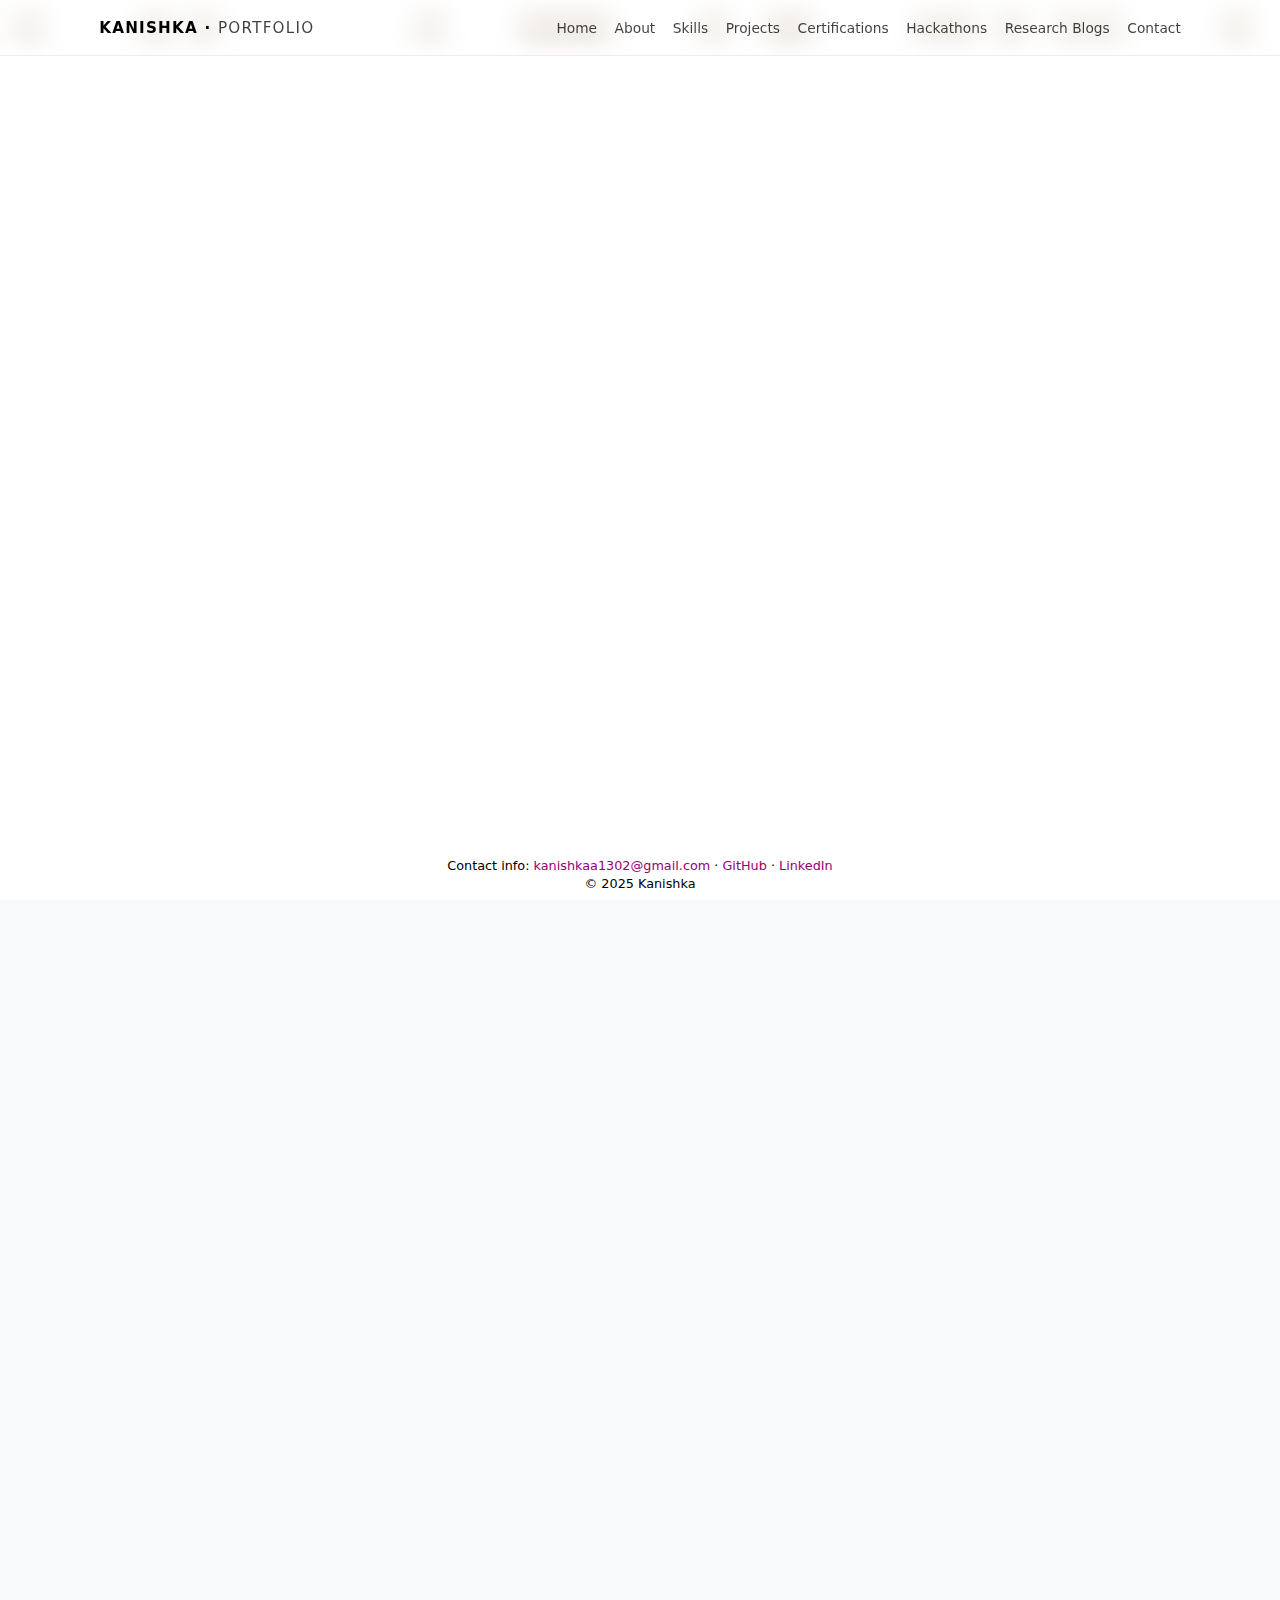
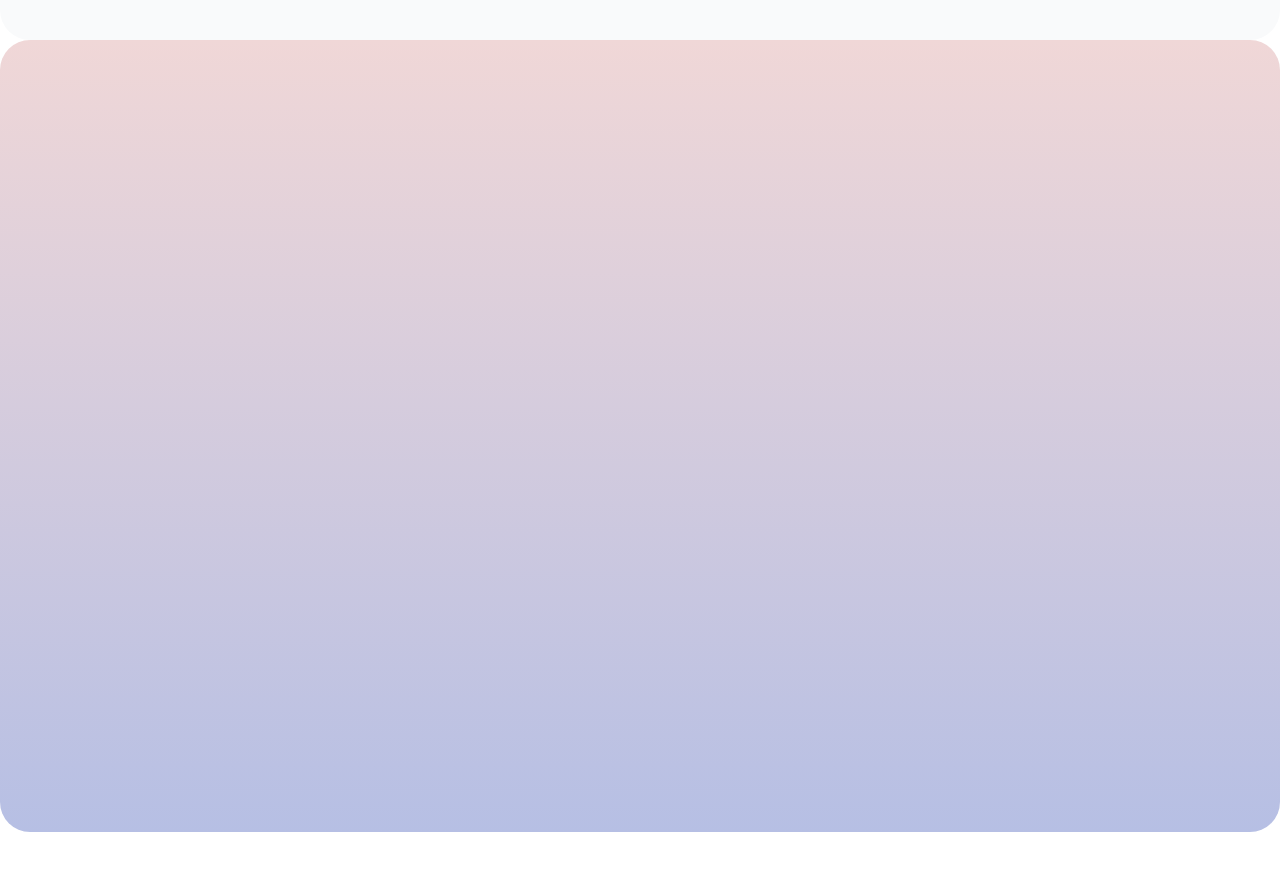
<file: index.html>
<!DOCTYPE html>
<html lang="en">
<head>
  <meta charset="UTF-8" />
  <meta name="viewport" content="width=device-width, initial-scale=1.0" />
  <title>Kanishka · Portfolio</title>
  <link rel="stylesheet" href="styles.css" />
</head>
<body>
  <!-- Header / Dashboard (fixed) -->
  <header class="header">
    <div class="nav-container">
      <div class="nav-logo">Kanishka · <span>Portfolio</span></div>
      <button class="nav-toggle" id="navToggle">☰</button>
      <nav class="nav-links" id="navLinks">
        <a href="#hero">Home</a>
        <a href="#about">About</a>
        <a href="#skills">Skills</a>
        <!-- other pages -->
        <a href="projects.html">Projects</a>
        <a href="certifications.html">Certifications</a>
        <a href="hackathons.html">Hackathons</a>
        <a href="researhBlogs.html">Research Blogs</a>
        <a href="contact.html">Contact</a>
      </nav>
    </div>
  </header>
  <div class="butterfly-layer" id="butterflyLayer"></div>


  <main>
    <!-- PAGE 1: HERO (drops down, then disappears on scroll) -->
    <section id="hero" class="page-section hero-section">
      <div class="hero-inner">
        <div class="hero-left">
          <h1 class="hero-name">Kanishka S</h1>
          <p class="hero-role">Computer Science Student</p>
          <h2 class="hero-tagline">
            Building Machine Learning for real-world impact.
          </h2>
          <button class="btn-primary" onclick="document.querySelector('#about').scrollIntoView({behavior:'smooth'})">
            About Me
          </button>

          <div class="hero-buttons">
            <a href="KANISHKAS_RESUMEsem5.pdf" class="btn-secondary" download>Resume Download</a>
            <a href="projects.html" class="btn-secondary">Projects</a>
          </div>
        </div>

        <div class="hero-right">
          <div class="hero-photo-wrapper">
            <!-- change to your real image file -->
            <img src="kani2.jpeg" alt="Kanishka" />
          </div>
        </div>
      </div>
    </section>

    <!-- PAGE 2: ABOUT -->
     <section id="about" class="page-section text-section">
  <div class="section-inner">
    <div class="section-label">About</div>
    <h2 class="section-title">Who I am</h2>

    <p>
      Hi, I'm Kanishka, a Computer Science Engineering student interested in Machine Learning and Full-Stack development. I enjoy learning by doing—whether it's trying out new ML concepts, building small applications, or understanding how things work behind the scenes.
    </p>

    <p>
      I'm currently studying core CS, ML and deep learning fundamentals, along with tools and technologies that help me build practical projects. My main interest areas include Machine Learning, Computer Vision, geospatial and time-series data, optimisation, and applying technology to solve useful real-world problems.
    </p> 

    <p>
      Right now, I'm focused on improving my technical skills and building projects that help me grow step by step. My goal is to eventually work on meaningful technology that creates impact and allows me to keep learning, exploring and developing as an engineer.
    </p>

  </div>
</section>


    <!-- PAGE 3: SKILLS + MAIN PROJECTS (same animation pattern) -->
    <!-- PAGE 3: SKILLS (full skills page) -->
  <section id="skills" class="page-section text-section">
  <div class="section-inner section-inner-skills">
    <div class="section-label">Skills & Work</div>
    <h2 class="section-title">Skills</h2>

    <div class="skills-grid-3">
      <!-- Technical -->
      <div class="skill-card">
        <h3>Technical</h3>
        <ul>
  <li>Python, C, C++, Java, MATLAB, JavaScript, Haskell</li>
  <li>HTML &amp; CSS</li>
  <li>MySQL</li>
  <li>Google Colab, VS Code, TinkerCAD, Dev++, Code::Blocks, Git &amp; GitHub</li>
  <li>Exploratory Data Analysis, Model Building, Clustering, Predictive Modelling, Performance Evaluation</li>
</ul>

      </div>

      <!-- Concepts / CS -->
      <div class="skill-card">
        <h3>Concepts / CS</h3>
        <ul>
          <li>Algorithms &amp; DSA</li>
          <li>Operating Systems</li>
          <li>Networks (basics)</li>
          <li>Object-Oriented Programming</li>
        </ul>
      </div>

      <!-- Non-Technical -->
      <div class="skill-card">
        <h3>Non-Technical</h3>
        <ul>
          <li>Problem Solving</li>
          <li>Adaptability</li>
          <li>Teamwork</li>
          <li>Self-Learning</li>
          <li>Documentation</li>
        </ul>
      </div>
    </div>
  </div>
</section>



  </main>

  <!-- Footer (fixed) -->
  <footer id="contact" class="footer">
    <p>
    Contact info:
    <a href="mailto:kanishkaa1302@gmail.com">kanishkaa1302@gmail.com</a> ·
    <a href="https://github.com/kanishka1259" target="_blank">GitHub</a> ·
    <a href="https://www.linkedin.com/in/kanishka-senthilkumar-22b512291" target="_blank">LinkedIn</a>
    </p>
    <p>© 2025 Kanishka</p>
  </footer>

  <script src="script.js"></script>
</body>

</html>
</file>
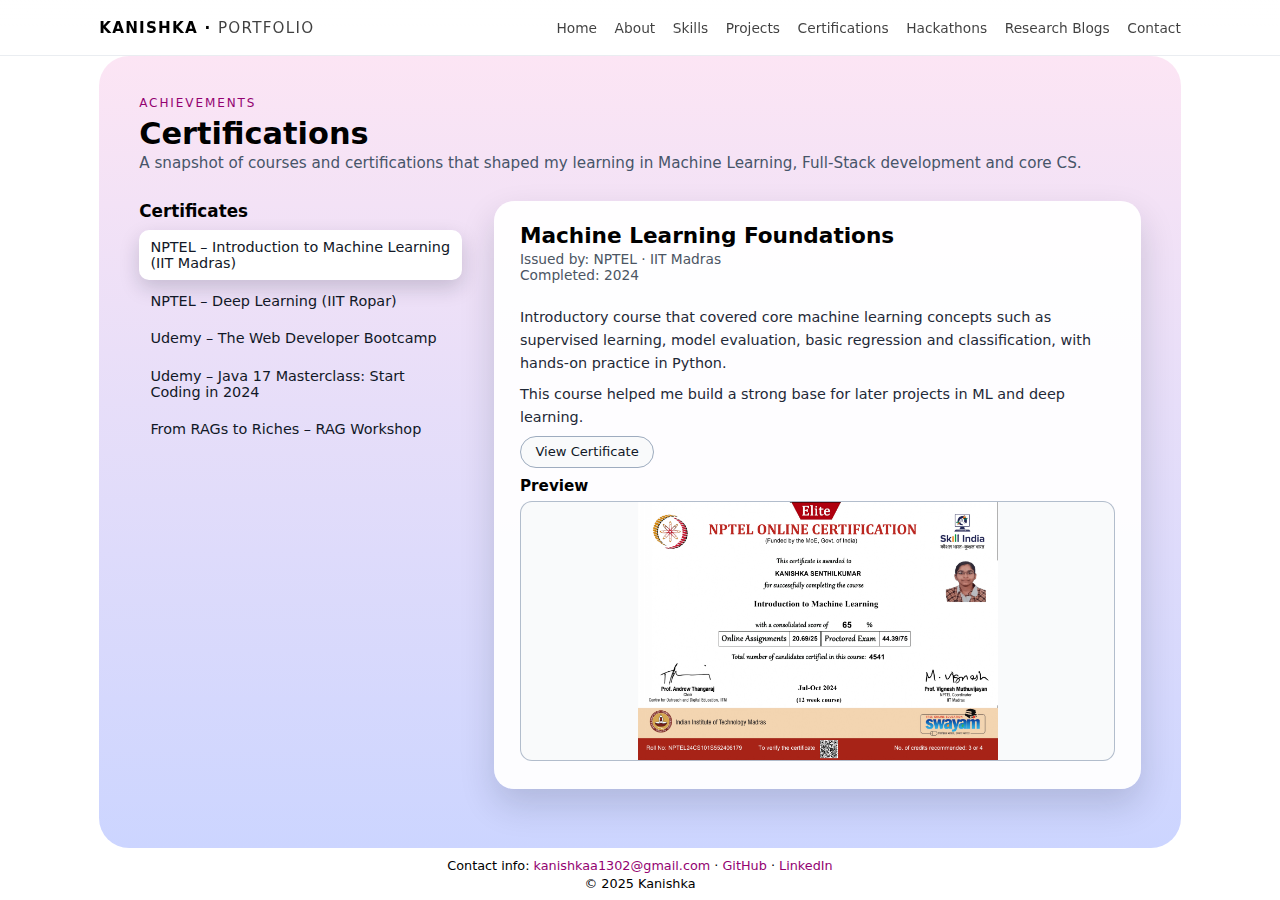
<file: certifications.html>
<!DOCTYPE html>
<html lang="en">
<head>
  <meta charset="UTF-8" />
  <meta name="viewport" content="width=device-width, initial-scale=1.0" />
  <title>Kanishka · Certifications</title>

  <link rel="stylesheet" href="styles.css" />
  <link rel="stylesheet" href="certifications.css" />
</head>
<body>

  <!-- HEADER (same as other pages) -->
  <header class="header">
    <div class="nav-container">
      <div class="nav-logo">KANISHKA · <span>PORTFOLIO</span></div>

      <button class="nav-toggle" id="navToggle">☰</button>

      <nav class="nav-links" id="navLinks">
        <a href="index.html">Home</a>
        <a href="index.html#about">About</a>
        <a href="index.html#skills">Skills</a>
        <a href="projects.html">Projects</a>
        <a href="certifications.html">Certifications</a>
        <a href="hackathons.html">Hackathons</a>
        <a href="researhBlogs.html">Research Blogs</a>
        <a href="contact.html">Contact</a>
      </nav>
    </div>
  </header>

  <!-- MAIN CONTENT -->
  <main class="cert-main">
    <section id="certifications" class="cert-section">
      <div class="cert-header">
        <div class="section-label">Achievements</div>
        <h1 class="cert-title">Certifications</h1>
        <p class="cert-sub">
          A snapshot of courses and certifications that shaped my learning in
          Machine Learning, Full-Stack development and core CS.
        </p>
      </div>

      <div class="cert-layout">
        <!-- LEFT: list -->
        <aside class="cert-list">
          <h3>Certificates</h3>
          <ul>
  <li class="cert-item active" data-key="nptel-ml">
    NPTEL – Introduction to Machine Learning (IIT Madras)
  </li>
  <li class="cert-item" data-key="nptel-dl">
    NPTEL – Deep Learning (IIT Ropar)
  </li>
  <li class="cert-item" data-key="udemy-web">
    Udemy – The Web Developer Bootcamp
  </li>
  <li class="cert-item" data-key="udemy-java">
    Udemy – Java 17 Masterclass: Start Coding in 2024
  </li>
  <li class="cert-item" data-key="rags">
    From RAGs to Riches – RAG Workshop
  </li>
</ul>

        </aside>

        <!-- RIGHT: detail -->
        <article class="cert-detail">
          <h2 id="cert-title">Machine Learning Foundations</h2>
          <p id="cert-issuer" class="cert-issuer">
            Issued by: <span>NPTEL · IIT Madras</span>
          </p>
          <p id="cert-date" class="cert-date">
            Completed: <span>2024</span>
          </p>

          <div id="cert-tags" class="cert-tags">
            <!-- filled by JS -->
          </div>

          <p id="cert-description" class="cert-description">
            Introductory course that covered core machine learning concepts such as
            supervised learning, model evaluation, basic regression and
            classification, with hands-on practice in Python.
          </p>

          <p id="cert-notes" class="cert-notes">
            This course helped me build a strong base for later projects in ML
            and deep learning.
          </p>

          <div class="cert-links">
            <a id="cert-view-link" href="#" target="_blank">View Certificate</a>
          </div>

          <div class="cert-preview-wrapper">
            <h3>Preview</h3>
            <!-- you can swap this img for embedded pdf if you want later -->
            <img id="cert-preview" src="certs\NPTEL_ML.jpg" alt="Certificate preview" />
          </div>
        </article>
      </div>
    </section>
  </main>

  <!-- FOOTER (same as other pages) -->
  <footer id="contact" class="footer">
    <p>
    Contact info:
    <a href="mailto:kanishkaa1302@gmail.com">kanishkaa1302@gmail.com</a> ·
    <a href="https://github.com/kanishka1259" target="_blank">GitHub</a> ·
    <a href="https://www.linkedin.com/in/kanishka-senthilkumar-22b512291" target="_blank">LinkedIn</a>
    </p>
    <p>© 2025 Kanishka</p>
  </footer>

  <script src="certifications.js"></script>
</body>
</html>
</file>
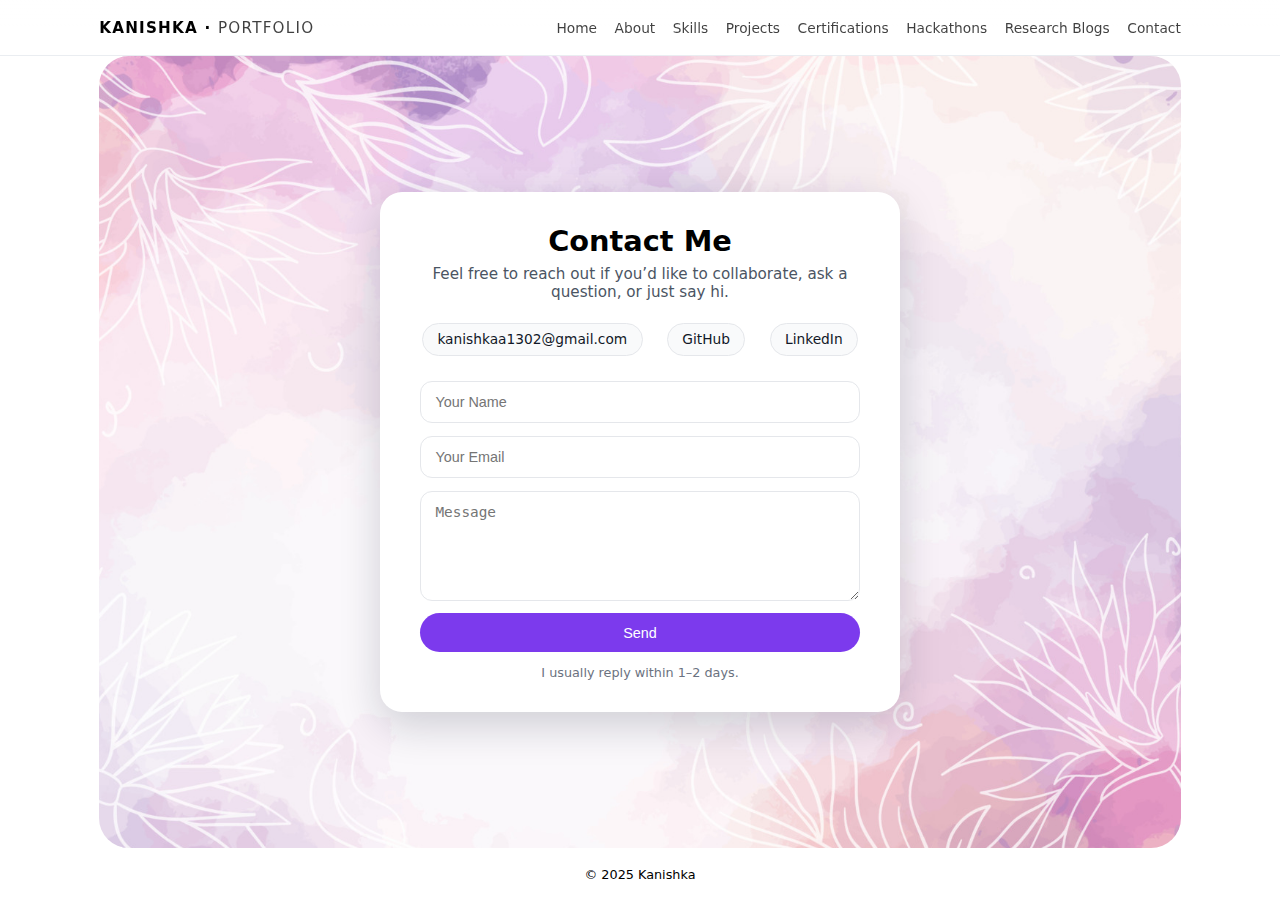
<file: contact.html>
<!DOCTYPE html>
<html lang="en">
<head>
  <meta charset="UTF-8" />
  <meta name="viewport" content="width=device-width, initial-scale=1.0" />
  <title>Kanishka · Contact</title>

  <link rel="stylesheet" href="styles.css" />
  <link rel="stylesheet" href="contact.css" />
</head>
<body>
  <!-- HEADER (same on all pages) -->
  <header class="header">
    <div class="nav-container">
      <div class="nav-logo">KANISHKA · <span>PORTFOLIO</span></div>

      <button class="nav-toggle" id="navToggle">☰</button>

      <nav class="nav-links" id="navLinks">
        <a href="home.html">Home</a>
        <a href="home.html#about">About</a>
        <a href="home.html#skills">Skills</a>
        <a href="projects.html">Projects</a>
        <a href="certifications.html">Certifications</a>
        <a href="hackathons.html">Hackathons</a>
        <!-- 🔴 IMPORTANT: make this href EXACTLY the same
             as the page where it already works (blogs.html or researchBlogs.html) -->
        <a href="researhBlogs.html">Research Blogs</a>
        <a href="contact.html">Contact</a>
      </nav>
    </div>
  </header>

  <!-- MAIN -->
  <main class="contact-main">
    <section class="contact-section">
      <div class="contact-card">
        <h1>Contact Me</h1>
        <p class="contact-text">
          Feel free to reach out if you’d like to collaborate, ask a question,
          or just say hi.
        </p>

        <div class="contact-chip-row">
          <a href="mailto:kanishkaa1302@gmail.com">kanishkaa1302@gmail.com</a> ·
          <a href="https://github.com/kanishka1259" target="_blank">GitHub</a> ·
          <a href="https://www.linkedin.com/in/kanishka-senthilkumar-22b512291" target="_blank">LinkedIn</a>
        </div>

        <form class="contact-form">
          <input type="text" placeholder="Your Name" required />
          <input type="email" placeholder="Your Email" required />
          <textarea placeholder="Message" rows="4"></textarea>
          <button type="submit">Send</button>
        </form>

        <p class="contact-note">I usually reply within 1–2 days.</p>
      </div>
    </section>
  </main>

  <!-- FOOTER -->
  <footer class="footer">
    <p>© 2025 Kanishka</p>
  </footer>

  <script src="contact.js"></script>
</body>
</html>
</file>
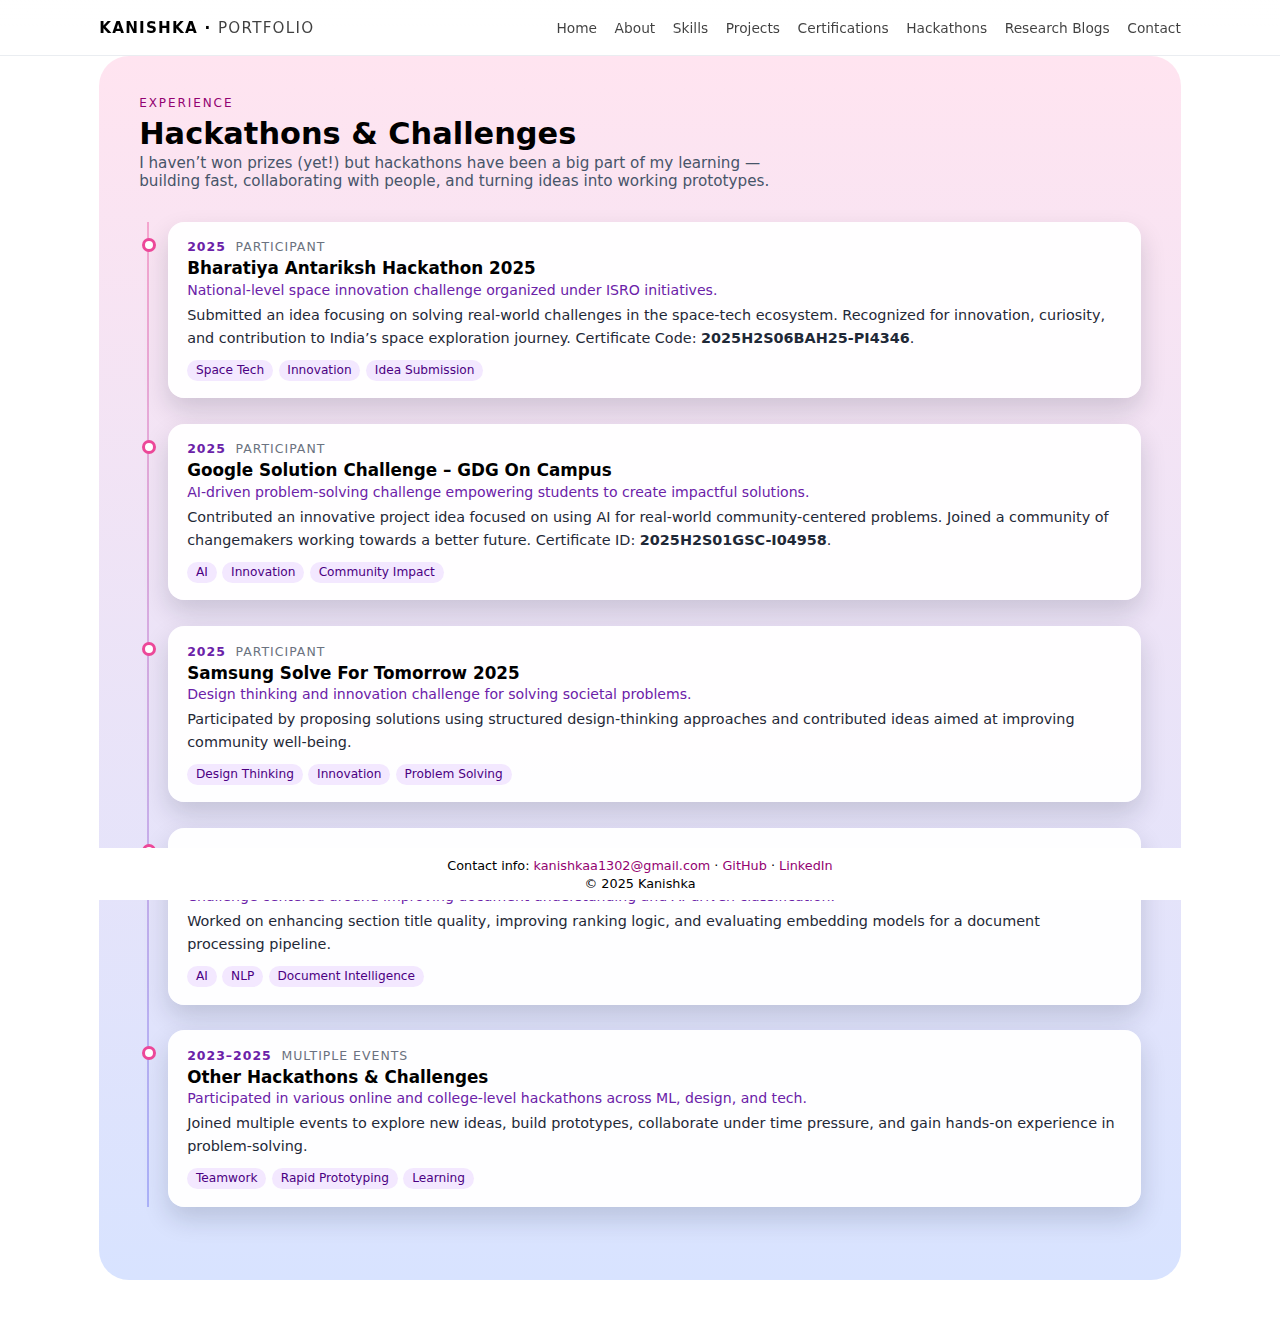
<file: hackathons.html>
<!DOCTYPE html>
<html lang="en">
<head>
  <meta charset="UTF-8" />
  <meta name="viewport" content="width=device-width, initial-scale=1.0" />
  <title>Kanishka · Hackathons</title>

  <link rel="stylesheet" href="styles.css" />
  <link rel="stylesheet" href="hackathons.css" />
</head>
<body>

  <!-- HEADER -->
  <header class="header">
    <div class="nav-container">
      <div class="nav-logo">KANISHKA · <span>PORTFOLIO</span></div>

      <button class="nav-toggle" id="navToggle">☰</button>

      <nav class="nav-links" id="navLinks">
        <a href="index.html">Home</a>
        <a href="index.html#about">About</a>
        <a href="index.html#skills">Skills</a>
        <a href="projects.html">Projects</a>
        <a href="certifications.html">Certifications</a>
        <a href="hackathons.html">Hackathons</a>
        <a href="researhBlogs.html">Research Blogs</a>
        <a href="contact.html">Contact</a>
      </nav>
    </div>
  </header>

  <!-- MAIN -->
  <main class="hack-main">
    <section id="hackathons" class="hack-section">
      <div class="hack-header">
        <div class="section-label">Experience</div>
        <h1 class="hack-title">Hackathons & Challenges</h1>
        <p class="hack-sub">
          I haven’t won prizes (yet!) but hackathons have been a big part of my learning —
          building fast, collaborating with people, and turning ideas into working prototypes.
        </p>
      </div>

      <!-- Timeline -->
      <div class="hack-timeline">

        <!-- Bharatiya Antariksh Hackathon -->
<div class="hack-item">
  <div class="hack-marker"></div>
  <div class="hack-card">
    <div class="hack-meta">
      <span class="hack-year">2025</span>
      <span class="hack-role">Participant</span>
    </div>
    <h3 class="hack-name">Bharatiya Antariksh Hackathon 2025</h3>
    <p class="hack-theme">
      National-level space innovation challenge organized under ISRO initiatives.
    </p>
    <p class="hack-desc">
      Submitted an idea focusing on solving real-world challenges in the space-tech ecosystem.
      Recognized for innovation, curiosity, and contribution to India’s space exploration journey.
      Certificate Code: <strong>2025H2S06BAH25-PI4346</strong>.
    </p>
    <div class="hack-tags">
      <span>Space Tech</span>
      <span>Innovation</span>
      <span>Idea Submission</span>
    </div>
  </div>
</div>

<!-- Google Solution Challenge (GDG on Campus) -->
<div class="hack-item">
  <div class="hack-marker"></div>
  <div class="hack-card">
    <div class="hack-meta">
      <span class="hack-year">2025</span>
      <span class="hack-role">Participant</span>
    </div>
    <h3 class="hack-name">Google Solution Challenge – GDG On Campus</h3>
    <p class="hack-theme">
      AI-driven problem-solving challenge empowering students to create impactful solutions.
    </p>
    <p class="hack-desc">
      Contributed an innovative project idea focused on using AI for real-world community-centered problems.
      Joined a community of changemakers working towards a better future.
      Certificate ID: <strong>2025H2S01GSC-I04958</strong>.
    </p>
    <div class="hack-tags">
      <span>AI</span>
      <span>Innovation</span>
      <span>Community Impact</span>
    </div>
  </div>
</div>

<!-- Samsung Solve For Tomorrow -->
<div class="hack-item">
  <div class="hack-marker"></div>
  <div class="hack-card">
    <div class="hack-meta">
      <span class="hack-year">2025</span>
      <span class="hack-role">Participant</span>
    </div>
    <h3 class="hack-name">Samsung Solve For Tomorrow 2025</h3>
    <p class="hack-theme">
      Design thinking and innovation challenge for solving societal problems.
    </p>
    <p class="hack-desc">
      Participated by proposing solutions using structured design-thinking approaches
      and contributed ideas aimed at improving community well-being.
    </p>
    <div class="hack-tags">
      <span>Design Thinking</span>
      <span>Innovation</span>
      <span>Problem Solving</span>
    </div>
  </div>
</div>

<!-- Adobe India Hackathon – Document Intelligence -->
<div class="hack-item">
  <div class="hack-marker"></div>
  <div class="hack-card">
    <div class="hack-meta">
      <span class="hack-year">2025</span>
      <span class="hack-role">Participant</span>
    </div>
    <h3 class="hack-name">Adobe India Hackathon – Document Intelligence</h3>
    <p class="hack-theme">
      Challenge centered around improving document understanding and AI-driven classification.
    </p>
    <p class="hack-desc">
      Worked on enhancing section title quality, improving ranking logic, 
      and evaluating embedding models for a document processing pipeline.
    </p>
    <div class="hack-tags">
      <span>AI</span>
      <span>NLP</span>
      <span>Document Intelligence</span>
    </div>
  </div>
</div>

<!-- General Hackathon Participation -->
<div class="hack-item">
  <div class="hack-marker"></div>
  <div class="hack-card">
    <div class="hack-meta">
      <span class="hack-year">2023–2025</span>
      <span class="hack-role">Multiple Events</span>
    </div>
    <h3 class="hack-name">Other Hackathons & Challenges</h3>
    <p class="hack-theme">
      Participated in various online and college-level hackathons across ML, design, and tech.
    </p>
    <p class="hack-desc">
      Joined multiple events to explore new ideas, build prototypes, collaborate under time pressure, 
      and gain hands-on experience in problem-solving.
    </p>
    <div class="hack-tags">
      <span>Teamwork</span>
      <span>Rapid Prototyping</span>
      <span>Learning</span>
    </div>
  </div>
</div>

        

      </div>
    </section>
  </main>

  <!-- FOOTER -->
  <footer id="contact" class="footer">
    <p>
    Contact info:
    <a href="mailto:kanishkaa1302@gmail.com">kanishkaa1302@gmail.com</a> ·
    <a href="https://github.com/kanishka1259" target="_blank">GitHub</a> ·
    <a href="https://www.linkedin.com/in/kanishka-senthilkumar-22b512291" target="_blank">LinkedIn</a>
    </p>
    <p>© 2025 Kanishka</p>
  </footer>

  <script src="hackathons.js"></script>
</body>
</html>
</file>
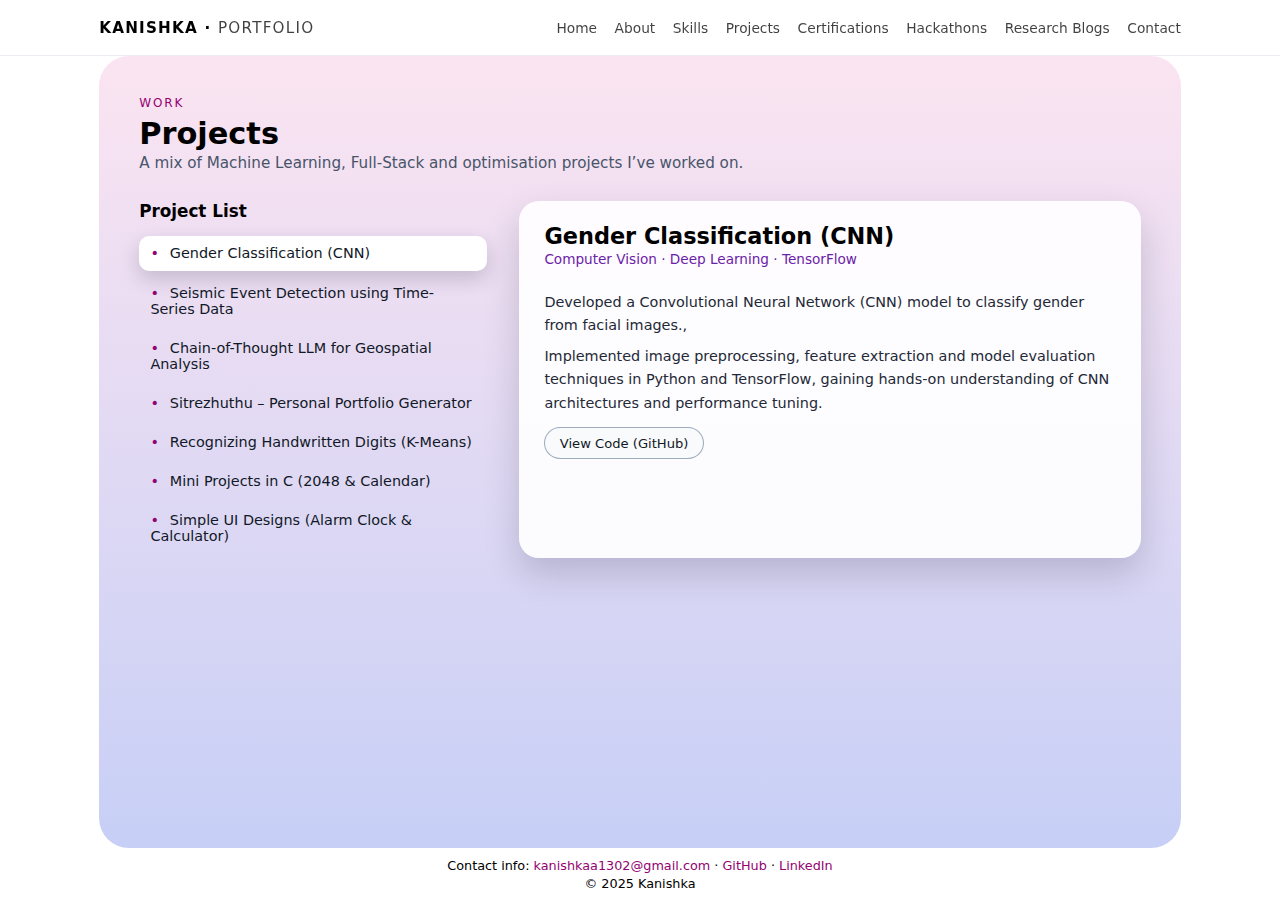
<file: projects.html>
<!DOCTYPE html>
<html lang="en">
<head>
  <meta charset="UTF-8" />
  <meta name="viewport" content="width=device-width, initial-scale=1.0" />
  <title>Kanishka · Projects</title>

  <!-- reuse your main styles + add page-specific css -->
  <link rel="stylesheet" href="styles.css" />
  <link rel="stylesheet" href="projects.css" />
</head>
<body>

  <!-- same header as home -->
  <header class="header">
    <div class="nav-container">
      <div class="nav-logo">KANISHKA · <span>PORTFOLIO</span></div>

      <button class="nav-toggle" id="navToggle">☰</button>

      <nav class="nav-links" id="navLinks">
        <a href="index.html">Home</a>
        <a href="index.html#about">About</a>
        <a href="index.html#skills">Skills</a>
        <a href="projects.html">Projects</a>
        <a href="certifications.html">Certifications</a>
        <a href="hackathons.html">Hackathons</a>
        <a href="researhBlogs.html">Research Blogs</a>
        <a href="contact.html">Contact</a>
      </nav>
    </div>
  </header>

  <main class="projects-main">
    <section id="projects" class="projects-section">

      <div class="projects-header">
        <div class="section-label">Work</div>
        <h1 class="projects-title">Projects</h1>
        <p class="projects-sub">
          A mix of Machine Learning, Full-Stack and optimisation projects I’ve worked on.
        </p>
      </div>

      <div class="projects-layout">
        <!-- LEFT: project list -->
        <aside class="projects-list">
          <h3>Project List</h3>
          <ul>
  <li class="project-item active" data-key="gender">
    Gender Classification (CNN)
  </li>
  <li class="project-item" data-key="seismic">
    Seismic Event Detection using Time-Series Data
  </li>
  <li class="project-item" data-key="cot-geo">
    Chain-of-Thought LLM for Geospatial Analysis
  </li>
  <li class="project-item" data-key="sitrezhuthu">
    Sitrezhuthu – Personal Portfolio Generator
  </li>
  <li class="project-item" data-key="digits">
    Recognizing Handwritten Digits (K-Means)
  </li>
  <li class="project-item" data-key="mini-c">
    Mini Projects in C (2048 &amp; Calendar)
  </li>
  <li class="project-item" data-key="ui-designs">
    Simple UI Designs (Alarm Clock &amp; Calculator)
  </li>
</ul>

        </aside>

        <!-- RIGHT: details + video -->
        <article class="project-detail">
          <h2 id="project-title">Gender Classification (CNN)</h2>

          <p id="project-tagline" class="project-tagline">
            Computer Vision · Deep Learning · TensorFlow
          </p>

          <div id="project-tags" class="project-tags">
            <!-- filled by JS -->
          </div>

          <p id="project-description" class="project-description">
            Developed a Convolutional Neural Network (CNN) model to classify gender from facial images.,

          </p>

          <p id="project-extra" class="project-extra">
            Implemented image preprocessing, feature extraction and model evaluation techniques in Python and TensorFlow, gaining hands-on understanding of CNN architectures and performance tuning.
          </p>

          <div class="project-links">
            <a id="project-code-link" href="https://github.com/kanishka1259/Gender-Classification-using-CNN" target="_blank">View Code (GitHub)</a>
          </div>
        </article>
      </div>
    </section>
  </main>

  <!-- same footer -->
  <footer id="contact" class="footer">
    <p>
    Contact info:
    <a href="mailto:kanishkaa1302@gmail.com">kanishkaa1302@gmail.com</a> ·
    <a href="https://github.com/kanishka1259" target="_blank">GitHub</a> ·
    <a href="https://www.linkedin.com/in/kanishka-senthilkumar-22b512291" target="_blank">LinkedIn</a>
    </p>
    <p>© 2025 Kanishka</p>
  </footer>

  <script src="projects.js"></script>
</body>
</html>
</file>
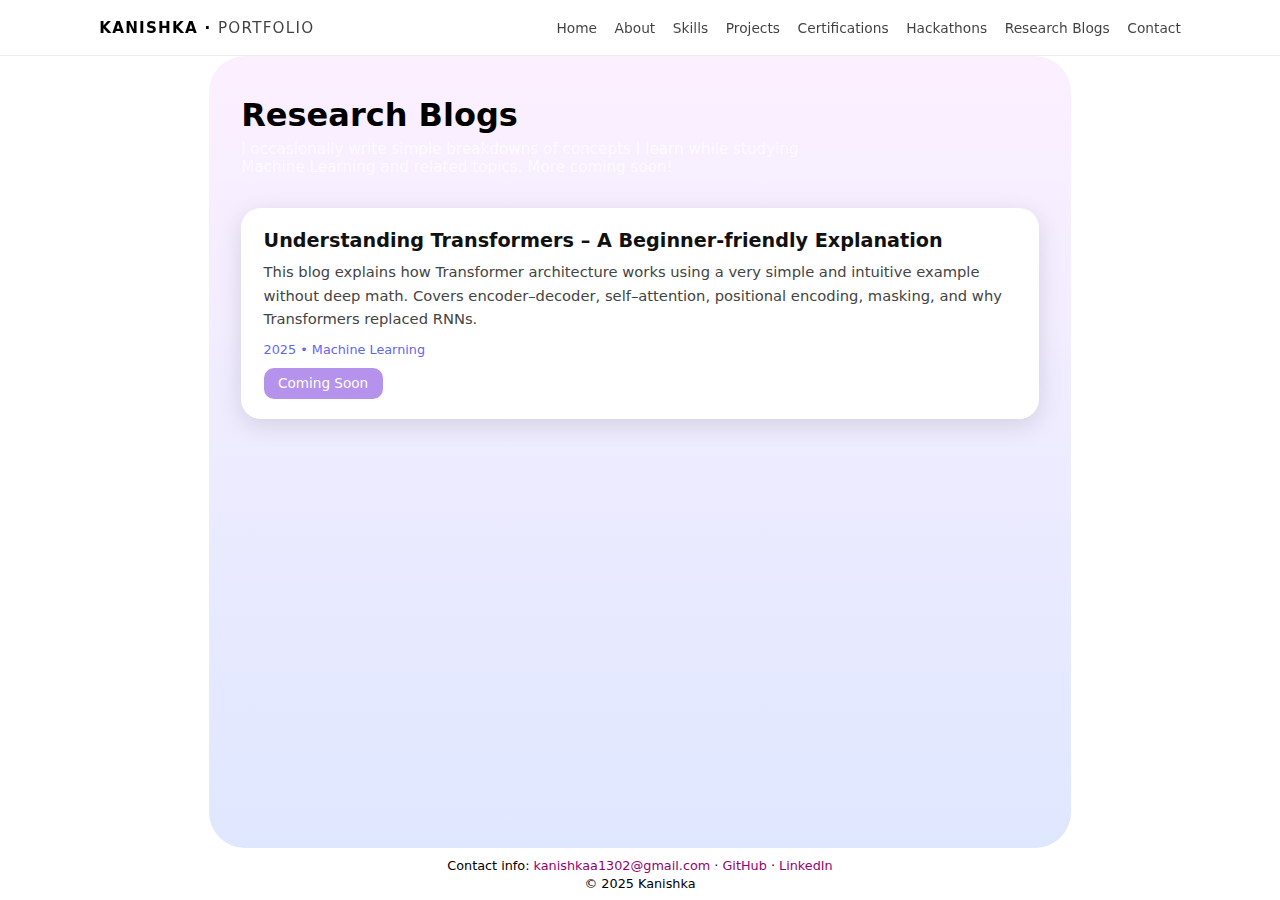
<file: researhBlogs.html>
<!DOCTYPE html>
<html lang="en">
<head>
  <meta charset="UTF-8">
  <meta name="viewport" content="width=device-width, initial-scale=1.0">
  <title>Kanishka · Research Blogs</title>

  <link rel="stylesheet" href="styles.css">
  <link rel="stylesheet" href="research.css">
</head>
<body>

<header class="header">
  <div class="nav-container">
    <div class="nav-logo">KANISHKA · <span>PORTFOLIO</span></div>

    <button class="nav-toggle" id="navToggle">☰</button>

    <nav class="nav-links" id="navLinks">
      <a href="home.html">Home</a>
      <a href="home.html#about">About</a>
      <a href="home.html#skills">Skills</a>
      <a href="projects.html">Projects</a>
      <a href="certifications.html">Certifications</a>
      <a href="hackathons.html">Hackathons</a>
      <a href="researchBlogs.html">Research Blogs</a>
      <a href="contact.html">Contact</a>
    </nav>
  </div>
</header>

<main class="blog-main">

  <section class="blogs">
    <h1 class="blog-title">Research Blogs</h1>
    <p class="blog-sub">
      I occasionally write simple breakdowns of concepts I learn while studying Machine Learning
      and related topics. More coming soon!
    </p>

    <!-- Blog Card -->
    <div class="blog-card">
      <h3 class="post-title">Understanding Transformers – A Beginner-friendly Explanation</h3>
      <p class="post-desc">
        This blog explains how Transformer architecture works
        using a very simple and intuitive example without deep math.
        Covers encoder–decoder, self–attention, positional encoding,
        masking, and why Transformers replaced RNNs.
      </p>

      <div class="post-info">
        <span>2025</span> • <span>Machine Learning</span>
      </div>

      <a href="#" class="read-btn">Coming Soon</a>
    </div>

  </section>
</main>

<footer id="contact" class="footer">
  <p>
    Contact info:
    <a href="mailto:kanishkaa1302@gmail.com">kanishkaa1302@gmail.com</a> ·
    <a href="https://github.com/kanishka1259" target="_blank">GitHub</a> ·
    <a href="https://www.linkedin.com/in/kanishka-senthilkumar-22b512291" target="_blank">LinkedIn</a>
    </p>
  <p>© 2025 Kanishka</p>
</footer>

<script src="research.js"></script>
</body>
</html>
</file>
<file: styles.css>
:root {
  --bg-dark: #ffffff;
  --bg-mid: #ffffff;
  --bg-light: #f9fafb;
  --accent: #930271;
  --accent-soft: rgba(99, 102, 241, 0.15);
  --text-main-dark: #000000;
  --text-muted-dark: #6b7280;
}

* {
  margin: 0;
  padding: 0;
  box-sizing: border-box;
  scroll-behavior: smooth;
}

body {
  font-family: system-ui, -apple-system, BlinkMacSystemFont, "Segoe UI",
    sans-serif;
  background: #ffffff;
  color: white;
}

/* ========= HEADER (fixed) ========= */
.header {
  position: fixed;
  top: 0;
  left: 0;
  right: 0;
  height: 56px;
  z-index: 100;
  backdrop-filter: blur(14px);
  background: linear-gradient(
    to bottom,
    rgba(255, 255, 255, 0.95),
    rgba(255, 255, 255, 0.7),
    transparent
  );
  border-bottom: 1px solid rgba(148, 163, 184, 0.2);
}

.nav-container {
  max-width: 1120px;
  margin: 0 auto;
  height: 100%;
  padding: 0 1.2rem;
  display: flex;
  align-items: center;
  justify-content: space-between;
}

.nav-logo {
  font-weight: 600;
  font-size: 0.95rem;
  letter-spacing: 0.08em;
  text-transform: uppercase;
  color: #000000;
}

.nav-logo span {
  font-weight: 400;
  opacity: 0.75;
}

.nav-links {
  display: flex;
  gap: 1.1rem;
  font-size: 0.86rem;
}

.nav-links a {
  position: relative;
  color: #000000;
  opacity: 0.75;
  text-decoration: none;
  transition: opacity 0.2s ease;
}

.nav-links a:hover {
  opacity: 1;
}

.nav-links a::after {
  content: "";
  position: absolute;
  left: 0;
  bottom: -3px;
  width: 0;
  height: 2px;
  background: var(--accent);
  transition: width 0.2s ease;
  
}

.nav-links a:hover::after {
  width: 100%;
}

.nav-toggle {
  display: none;
  border: none;
  background: transparent;
  color: white;
  font-size: 1.4rem;
  cursor: pointer;
}

/* ========= FOOTER (fixed) ========= */
.footer {
  position: fixed;
  bottom: 0;
  left: 0;
  right: 0;
  height: 52px;
  padding: 0.4rem 1.2rem;
  background: #ffffff;
  border-top: 1px solid #ffffff;
  color: #000000;
  font-size: 0.8rem;
  display: flex;
  flex-direction: column;
  align-items: center;
  justify-content: center;
  gap: 0.15rem;
  z-index: 90;
}

.footer a {
  color: var(--accent);
  text-decoration: none;
}

/* ========= MAIN LAYOUT ========= */
main {
  max-width: 1120px;
  margin: 0 auto;
  padding: 56px 1.2rem 52px; /* space for header & footer */
}

/* each page fills viewport (minus header+footer) */
.page-section {
  min-height: calc(100vh - 108px);
  display: flex;
  align-items: center;
  justify-content: center;
}

/* ========= HERO (PAGE 1) ========= */

.hero-section {
  position: relative;

  /* make this section full-width */
  width: 100vw;
  margin-left: calc(50% - 50vw);
  margin-right: calc(50% - 50vw);

  /* full background image */
  background: url("background4.jpg") center center no-repeat fixed;
  background-size: cover;

  color: #000000;
  overflow: hidden;
  transform: translateY(-100%);
  opacity: 0;
  animation: heroDropIn 0.5s ease-out forwards;
}


.hero-inner {
  width: 100%;
  display: grid;
  grid-template-columns: minmax(0, 2fr) minmax(0, 2fr);
  gap: 2.5rem;
  align-items: center;
}

.hero-left {
  display: flex;
  flex-direction: column;
  justify-content: center;
  
  /* SHIFT TEXT TOWARD CENTER OF SCREEN */
  padding-left: 18vw;      /* increase from 6vw → 10vw */
  max-width: 600px;        /* keeps text nicely boxed */
  text-align: left;        
}

.hero-name {
  font-size: clamp(4rem, 8vw, 4rem);
  font-weight: 700;
}

.hero-role {
  font-size: 1.3rem;
  opacity: 0.9;
}

.hero-tagline {
  font-size: 1.7rem;
  opacity: 0.9;
  max-width: 26rem;

}

.btn-primary,
.btn-secondary {
  border-radius: 999px;
  padding: 0.55rem 1.2rem;
  font-size: 0.84rem;
  border: none;
  cursor: pointer;
  display: inline-flex;
  align-items: center;
  justify-content: center;
  gap: 0.3rem;
  text-decoration: none;
}

.btn-primary {
  border-radius: 999px;
  padding: 0.55rem 1.2rem;
  font-size: 1.2rem;
  border: none;
  cursor: pointer;
  display: inline-flex;
  align-items: center;
  justify-content: center;
  gap: 0.3rem;
  text-decoration: none;
  background: rgb(121, 82, 123);
  color: #ffffff;
  font-weight: 500;
  margin-top: 0.5rem;
}

.btn-secondary {
  margin-top: 1rem;
  border: 1px solid rgba(126, 172, 218, 0.7);
  background: rgba(164, 89, 164, 0.4);
  color: #000000;
  padding: 0.8rem 1.7rem;
  font-size: 1rem;
  transition: 0.25s ease;
}

.hero-buttons {
  display: flex;
  flex-wrap: wrap;
  gap: 0.5rem;

}

.hero-right {
  display: flex;
  justify-content: center;
}

.hero-photo-wrapper {
  max-width: 320px;
  width: 100%;
  border-radius: 1.4rem;
  padding: 0.35rem;
  background: radial-gradient(
    circle at top,
    rgba(255, 255, 255, 0.4),
    rgb(220, 185, 227)
  );
  box-shadow: 0 28px 80px rgba(15, 23, 42, 0.9);
}

.hero-photo-wrapper img {
  width: 100%;
  display: block;
  border-radius: 1.1rem;
  object-fit: cover;
  height: 350px; /* adjust for your photo */
}

/* hero disappears when scrolling down */
.hero-section.hero-exit {
  animation: heroSlideOutUp 0.8s ease forwards;
}

/* ========= ABOUT & SKILLS PAGES ========= */

.text-section {
  background: var(--bg-light);
  color: var(--text-main-dark);
  width: 100vw;
  margin-left: calc(50% - 50vw);
  margin-right: calc(50% - 50vw);
}

#skills.text-section {
  background: linear-gradient(to bottom, #f0d7d7 ,  #b6bfe4 100%);
  color: white;
  width: 100vw;
  margin-left: calc(50% - 50vw);
  margin-right: calc(50% - 50vw);
}

.section-inner {
  max-width: 720px;
  transform: translateX(-80px);
  opacity: 0;
  transition: transform 0.6s ease, opacity 0.6s ease;
}

.section-inner.enter {
  transform: translateX(0);
  opacity: 1;
}

.section-inner.exit {
  transform: translateX(-80px);
  opacity: 0;
}

.section-label {
  font-size: 0.75rem;
  letter-spacing: 0.16em;
  text-transform: uppercase;
  color: var(--accent);
  margin-bottom: 0.35rem;
}

.section-title {
  font-size: 1.6rem;
  margin-bottom: 0.9rem;
  color:#000000;
}

.text-section p {
  font-size: 0.96rem;
  line-height: 1.7;
  color: var(--text-muted-dark);
  margin-bottom: 0.5rem;
}

#skills.text-section p,
#skills.text-section li {
  color: #101010;
}

/* Skills layout */
.skills-layout {
  display: grid;
  grid-template-columns: minmax(0, 2fr) minmax(0, 2fr);
  gap: 2rem;
  margin-top: 1rem;
}

.skills-layout h3 {
  font-size: 1.05rem;
  margin-bottom: 0.4rem;
}
.skills-columns{
  display:flex;
  gap:4rem;
  flex-wrap:wrap;
}

.skills-col{
  min-width:260px;
  
}

.skills-col h3{
  margin-bottom:0.5rem;
  font-size:1.2rem;
  color:#000000;

}

.skills-col ul{
  list-style: none;
  padding:0;
  opacity:0.85;

}

.skills-col li{
  margin-bottom:6px;
  
}
.skills-col li::before{
  content: "•";
  color:#000;     /* bullet color */
  margin-right:8px;
}
/* wider inner container only for skills */
.section-inner-skills{
  max-width: 1040px;
}

/* 3 cards spread out */
.skills-grid-3{
  display: grid;
  grid-template-columns: repeat(3, minmax(0, 1fr));
  gap: 2rem 2.5rem;
  margin-top: 1.5rem;
}
/* make skills section wider than others */
#skills .section-inner{
  max-width: 1200px;   /* instead of 720 */
  width: 100%;
  padding: 0 2rem;
}

/* individual cards */
.skill-card{
  background: rgba(255,255,255,0.8);
  border-radius: 18px;
  padding: 1.1rem 1.3rem;
  box-shadow: 0 10px 25px rgba(15,23,42,0.12);
}

.skill-card h3{
  margin-bottom: 0.6rem;
  font-size: 1.05rem;
  color: #000;
}

.skill-card ul{
  list-style: none;
  padding-left: 0.2rem;
}

.skill-card li{
  color: #000;
  font-size: 0.92rem;
  margin-bottom: 4px;
}

.skill-card li::before{
  content: "•";
  color: #000;
  margin-right: 6px;
}

.skills-grid-3{
  display: grid;
  grid-template-columns: repeat(auto-fit, minmax(300px, 1fr));
  gap: 2rem;
  width: 100%;
}



.chips {
  display: flex;
  flex-wrap: wrap;
  gap: 0.45rem;
  font-size: 0.8rem;
}

.chips span {
  padding: 0.3rem 0.7rem;
  border-radius: 999px;
  background: rgba(15, 23, 42, 0.85);
  border: 1px solid rgba(55, 65, 81, 0.8);
}

.projects-list {
  list-style: none;
  font-size: 0.9rem;
  display: flex;
  flex-direction: column;
  gap: 0.35rem;
}

.projects-list li::before {
  content: "•";
  color: var(--accent);
  margin-right: 0.4rem;
}

/* ========= ANIMATIONS ========= */
@keyframes heroDropIn {
  0% {
    transform: translateY(-100%);
    opacity: 0;
  }
  100% {
    transform: translateY(0);
    opacity: 1;
  }
}

@keyframes heroSlideOutUp {
  0% {
    transform: translateY(0);
    opacity: 1;
  }
  100% {
    transform: translateY(-100%);
    opacity: 0;
  }
}

/* ========= RESPONSIVE ========= */

@media (max-width: 900px) {
  .hero-inner {
    grid-template-columns: minmax(0, 1fr);
    gap: 2rem;
  }
}

@media (max-width: 720px) {
  main {
    padding-inline: 1rem;
  }

  .nav-toggle {
    display: block;
  }

  .nav-links {
    position: absolute;
    top: 56px;
    right: 0;
    left: 0;
    background: rgba(15, 23, 42, 0.97);
    flex-direction: column;
    align-items: flex-start;
    padding: 0.7rem 1.2rem 1rem;
    max-height: 0;
    overflow: hidden;
    transition: max-height 0.25s ease;
  }

  .nav-links.open {
    max-height: 240px;
  }

  .skills-layout {
    grid-template-columns: minmax(0, 1fr);
  }
}
#hero,
#about,
#skills {
  border-radius: 30px;    /* adjust size */
  overflow: hidden;       /* important so background follows the curve */
}

/* ================= BUTTERFLY BACKGROUND ================= */

.butterfly-layer {
  position: fixed;
  inset: 0;
  pointer-events: none;
  z-index: -1;
  overflow: hidden;
}

.butterfly {
  position: absolute;
  font-size: 28px;  /* bigger emoji */
  opacity: 0.9;
  animation: flyRandom infinite;
}

/* diagonal random flying animation */
@keyframes flyRandom {
  0% {
    transform: translate(0, 100vh) rotate(0deg);
    opacity: 0;
  }
  10%{
    opacity: 1;
  }
  100%{
    transform: translate(var(--endX), -20vh) rotate(var(--angle));
    opacity: 0;
  }
}
</file>
<file: certifications.css>
/* main wrapper like projects */
.cert-main{
  max-width: 1120px;
  margin: 0 auto;
  padding: 56px 1.2rem 52px;
}

.cert-section{
  min-height: calc(100vh - 108px);
  background: linear-gradient(to bottom, #fce5f4, #ccd5ff);
  border-radius: 30px;
  padding: 2.5rem 2.5rem 3rem;
  box-sizing: border-box;
}

.cert-header{
  margin-bottom: 1.8rem;
}

.cert-title{
  font-size: 1.9rem;
  margin-top: 0.3rem;
  margin-bottom: 0.2rem;
  color: #000;
}

.cert-sub{
  font-size: 0.95rem;
  color: #475569;
}

/* two-column layout */
.cert-layout{
  display: grid;
  grid-template-columns: minmax(0, 0.9fr) minmax(0, 1.8fr);
  gap: 2rem;
}

/* left list */
.cert-list h3{
  font-size: 1.05rem;
  margin-bottom: 0.6rem;
  color: #000;
}

.cert-list ul{
  list-style: none;
  padding-left: 0;
}

.cert-item{
  padding: 0.55rem 0.7rem;
  border-radius: 10px;
  font-size: 0.9rem;
  cursor: pointer;
  color: #111827;
  margin-bottom: 0.25rem;
  transition: background 0.2s ease, transform 0.15s ease;
}

.cert-item:hover{
  background: rgba(255,255,255,0.7);
  transform: translateX(4px);
}

.cert-item.active{
  background: #ffffff;
  box-shadow: 0 8px 20px rgba(15,23,42,0.18);
}

/* right detail card */
.cert-detail{
  background: rgba(255,255,255,0.94);
  border-radius: 20px;
  padding: 1.4rem 1.6rem 1.5rem;
  box-shadow: 0 16px 35px rgba(15,23,42,0.16);
}

.cert-detail h2{
  font-size: 1.35rem;
  margin-bottom: 0.2rem;
  color: #000;
}

.cert-issuer,
.cert-date{
  font-size: 0.86rem;
  color: #4b5563;
}

.cert-issuer span,
.cert-date span{
  font-weight: 500;
}

.cert-date{
  margin-bottom: 0.6rem;
}

.cert-tags{
  display: flex;
  flex-wrap: wrap;
  gap: 0.35rem;
  margin-bottom: 0.8rem;
}

.cert-tags span{
  font-size: 0.78rem;
  padding: 0.22rem 0.55rem;
  border-radius: 999px;
  background: #f3e8ff;
  color: #4b0082;
}

.cert-description,
.cert-notes{
  font-size: 0.9rem;
  color: #1f2937;
  line-height: 1.6;
  margin-bottom: 0.5rem;
}

.cert-links{
  margin: 0.8rem 0 1rem;
}

.cert-links a{
  font-size: 0.82rem;
  text-decoration: none;
  padding: 0.45rem 0.9rem;
  border-radius: 999px;
  border: 1px solid rgba(148,163,184,0.9);
  color: #111827;
  background: #f9fafb;
}

/* preview image */
.cert-preview-wrapper h3{
  font-size: 0.95rem;
  margin-bottom: 0.4rem;
  color: #000;
}

.cert-preview-wrapper img{
  width: 100%;
  max-height: 260px;
  object-fit: contain;
  border-radius: 12px;
  border: 1px solid rgba(148,163,184,0.7);
  background: #f9fafb;
}

/* responsive */
@media (max-width: 900px){
  .cert-layout{
    grid-template-columns: minmax(0,1fr);
  }
}
</file>
<file: contact.css>
.contact-main {
  max-width: 1120px;
  margin: 0 auto;
  padding: 56px 1.2rem 52px; /* room for fixed header + footer */
}

/* full rounded section, not colliding with navbar */
.contact-section {
  min-height: calc(100vh - 108px);
   background: url("background6.jpg") center center no-repeat fixed;
  background-size: cover;
  border-radius: 30px;
  padding: 3rem 1.5rem;
  display: flex;
  align-items: center;
  justify-content: center;
  box-sizing: border-box;
}

/* white card in centre */
.contact-card {
  background: #ffffff;
  border-radius: 22px;
  padding: 2rem 2.5rem;
  max-width: 520px;
  width: 100%;
  box-shadow: 0 14px 40px rgba(15, 23, 42, 0.18);
  text-align: center;
}

.contact-card h1 {
  font-size: 1.8rem;
  margin-bottom: 0.4rem;
  color: #000;
}

.contact-text {
  font-size: 0.95rem;
  color: #4b5563;
  margin-bottom: 1.4rem;
}

/* Email / GitHub / LinkedIn pills */
.contact-chip-row {
  display: flex;
  justify-content: center;
  gap: 0.6rem;
  flex-wrap: wrap;
  margin-bottom: 1.6rem;
}

.contact-chip-row a {
  text-decoration: none;
  font-size: 0.86rem;
  padding: 0.45rem 0.9rem;
  border-radius: 999px;
  background: #f9fafb;
  border: 1px solid #e5e7eb;
  color: #111827;
}

/* form */
.contact-form {
  display: flex;
  flex-direction: column;
  gap: 0.8rem;
  margin-bottom: 0.8rem;
}

.contact-form input,
.contact-form textarea {
  padding: 0.75rem 0.9rem;
  border-radius: 12px;
  border: 1px solid #e5e7eb;
  font-size: 0.9rem;
  outline: none;
}

.contact-form textarea {
  resize: vertical;
  min-height: 110px;
}

.contact-form button {
  padding: 0.7rem;
  border-radius: 999px;
  border: none;
  font-size: 0.9rem;
  cursor: pointer;
  background: #7c3aed;
  color: #ffffff;
}

.contact-note {
  font-size: 0.8rem;
  color: #6b7280;
}

/* small screens */
@media (max-width: 640px) {
  .contact-section {
    padding: 2.3rem 1rem;
  }

  .contact-card {
    padding: 1.7rem 1.5rem;
  }
}
</file>
<file: hackathons.css>
.hack-main{
  max-width: 1120px;
  margin: 0 auto;
  padding: 56px 1.2rem 52px;
}

.hack-section{
  min-height: calc(100vh - 108px);
  background: linear-gradient(to bottom, #ffe4f0, #d8e3ff);
  border-radius: 30px;
  padding: 2.5rem 2.5rem 3rem;
  box-sizing: border-box;
}

.hack-header{
  margin-bottom: 2rem;
}

.hack-title{
  font-size: 1.9rem;
  margin-top: 0.3rem;
  margin-bottom: 0.2rem;
  color: #000;
}

.hack-sub{
  font-size: 0.95rem;
  color: #475569;
  max-width: 640px;
}

/* timeline wrapper */
.hack-timeline{
  position: relative;
  margin-top: 1rem;
  padding-left: 1.8rem;
}

/* vertical line */
.hack-timeline::before{
  content:"";
  position:absolute;
  left: 0.5rem;
  top: 0;
  bottom: 0;
  width: 2px;
  background: linear-gradient(to bottom, #ec4899, #6366f1);
  opacity: 0.4;
}

/* each entry */
.hack-item{
  position: relative;
  margin-bottom: 1.6rem;
}

/* circle marker */
.hack-marker{
  position:absolute;
  left:-0.05rem;
  top:0.9rem;
  width:12px;
  height:12px;
  border-radius:999px;
  background:#fff;
  border:3px solid #ec4899;
}

/* main card */
.hack-card{
  background: rgba(255,255,255,0.96);
  border-radius: 16px;
  padding: 1.1rem 1.2rem 1.1rem;
  box-shadow: 0 12px 26px rgba(15,23,42,0.16);
}
.hack-marker{
  position:absolute;
  left:-26px;   /* move left */
  top:16px;     /* move slightly down */
  width:14px;
  height:14px;
  border-radius:999px;
  background:#fff;
  border:3px solid #ec4899;
}


.hack-meta{
  display:flex;
  gap:0.6rem;
  font-size:0.78rem;
  margin-bottom:0.25rem;
  text-transform:uppercase;
  letter-spacing:0.08em;
}

.hack-year{
  color:#6b21a8;
  font-weight:600;
}

.hack-role{
  color:#6b7280;
}

.hack-name{
  font-size:1.05rem;
  margin-bottom:0.2rem;
  color:#000;
}

.hack-theme{
  font-size:0.88rem;
  color:#6b21a8;
  margin-bottom:0.4rem;
}

.hack-desc{
  font-size:0.9rem;
  color:#1f2937;
  line-height:1.6;
  margin-bottom:0.6rem;
}

.hack-tags{
  display:flex;
  flex-wrap:wrap;
  gap:0.35rem;
}

.hack-tags span{
  font-size:0.76rem;
  padding:0.22rem 0.55rem;
  border-radius:999px;
  background:#f3e8ff;
  color:#4b0082;
}

/* responsive */
@media (max-width: 768px){
  .hack-section{
    padding: 2rem 1.5rem 2.5rem;
  }
}
</file>
<file: projects.css>
/* main area spacing (header & footer already fixed) */
.projects-main{
  max-width: 1120px;
  margin: 0 auto;
  padding: 56px 1.2rem 52px; /* same idea as home */
}

.projects-section{
  min-height: calc(100vh - 108px);
  background: linear-gradient(to bottom, #fbe4f1, #c7cff6);
  border-radius: 30px;
  padding: 2.5rem 2.5rem 3rem;
  box-sizing: border-box;
}

.projects-header{
  margin-bottom: 1.8rem;
}

.projects-title{
  font-size: 1.9rem;
  margin-top: 0.3rem;
  margin-bottom: 0.2rem;
  color: #000;
}

.projects-sub{
  font-size: 0.95rem;
  color: #475569;
}

/* two-column layout */
.projects-layout{
  display: grid;
  grid-template-columns: minmax(0, 0.95fr) minmax(0, 1.7fr);
  gap: 2rem;
}

/* left list */
.projects-list h3{
  font-size: 1.05rem;
  margin-bottom: 0.6rem;
  color: #000;
}

.projects-list ul{
  list-style: none;
  padding-left: 0;
}

.project-item{
  padding: 0.6rem 0.7rem;
  border-radius: 10px;
  font-size: 0.9rem;
  cursor: pointer;
  color: #111827;
  margin-bottom: 0.25rem;
  transition: background 0.2s ease, transform 0.15s ease;
}

.project-item:hover{
  background: rgba(255,255,255,0.7);
  transform: translateX(4px);
}

.project-item.active{
  background: #ffffff;
  box-shadow: 0 8px 20px rgba(15,23,42,0.18);
}

/* right detail */
.project-detail{
  background: rgba(255,255,255,0.9);
  border-radius: 20px;
  padding: 1.4rem 1.6rem 1.6rem;
  box-shadow: 0 16px 35px rgba(15,23,42,0.18);
}

.project-detail h2{
  font-size: 1.4rem;
  margin-bottom: 0.15rem;
  color: #000;
}

.project-tagline{
  font-size: 0.85rem;
  color: #6b21a8;
  margin-bottom: 0.7rem;
}

.project-tags{
  display: flex;
  flex-wrap: wrap;
  gap: 0.35rem;
  margin-bottom: 0.8rem;
}

.project-tags span{
  font-size: 0.78rem;
  padding: 0.24rem 0.55rem;
  border-radius: 999px;
  background: #f3e8ff;
  color: #4b0082;
}

.project-description,
.project-extra{
  font-size: 0.9rem;
  color: #1f2937;
  line-height: 1.6;
  margin-bottom: 0.5rem;
}

.project-links{
  margin: 0.8rem 0 1rem;
  display: flex;
  flex-wrap: wrap;
  gap: 0.8rem;
}

.project-links a{
  font-size: 0.82rem;
  text-decoration: none;
  padding: 0.45rem 0.9rem;
  border-radius: 999px;
  border: 1px solid rgba(148,163,184,0.9);
  color: #111827;
  background: #f9fafb;
}

/* video */
.project-video-wrapper h3{
  font-size: 0.95rem;
  margin-bottom: 0.4rem;
  color: #000;
}

.project-video-wrapper video{
  width: 100%;
  border-radius: 14px;
  border: 1px solid rgba(148,163,184,0.7);
  background: #000;
}

/* responsive */
@media (max-width: 900px){
  .projects-layout{
    grid-template-columns: minmax(0,1fr);
  }
}
</file>
<file: research.css>
.blog-main{
  max-width:900px;
  margin:0 auto;
  padding:56px 1.2rem 52px;
}

.blogs{
  background:linear-gradient(to bottom, #fcf0ff, #dfe7ff);
  border-radius:36px;
  padding:2.5rem 2rem;
  min-height:calc(100vh - 108px);
}

.blog-title{
  font-size:2rem;
  margin-bottom:0.4rem;
  color:#000;
}

.blog-sub{
  font-size:0.95rem;
  opacity:0.75;
  max-width:600px;
  margin-bottom:2rem;
}

/* Card */
.blog-card{
  background:#fff;
  border-radius:20px;
  padding:1.3rem 1.4rem;
  box-shadow:0 6px 25px rgba(0,0,0,.12);
  margin-bottom:2rem;
}

.post-title{
  font-size:1.2rem;
  font-weight:600;
  margin-bottom:.5rem;
  color:#111;
}

.post-desc{
  font-size:0.92rem;
  color:#444;
  margin-bottom:0.7rem;
  line-height:1.6;
}

.post-info{
  font-size:0.8rem;
  color:#6366f1;
  margin-bottom:.7rem;
}

.read-btn{
  display:inline-block;
  padding:.45rem .9rem;
  background:#6d28d9;
  color:white;
  text-decoration:none;
  border-radius:10px;
  font-size:.85rem;
  pointer-events:none;
  opacity:.5;
}
</file>
